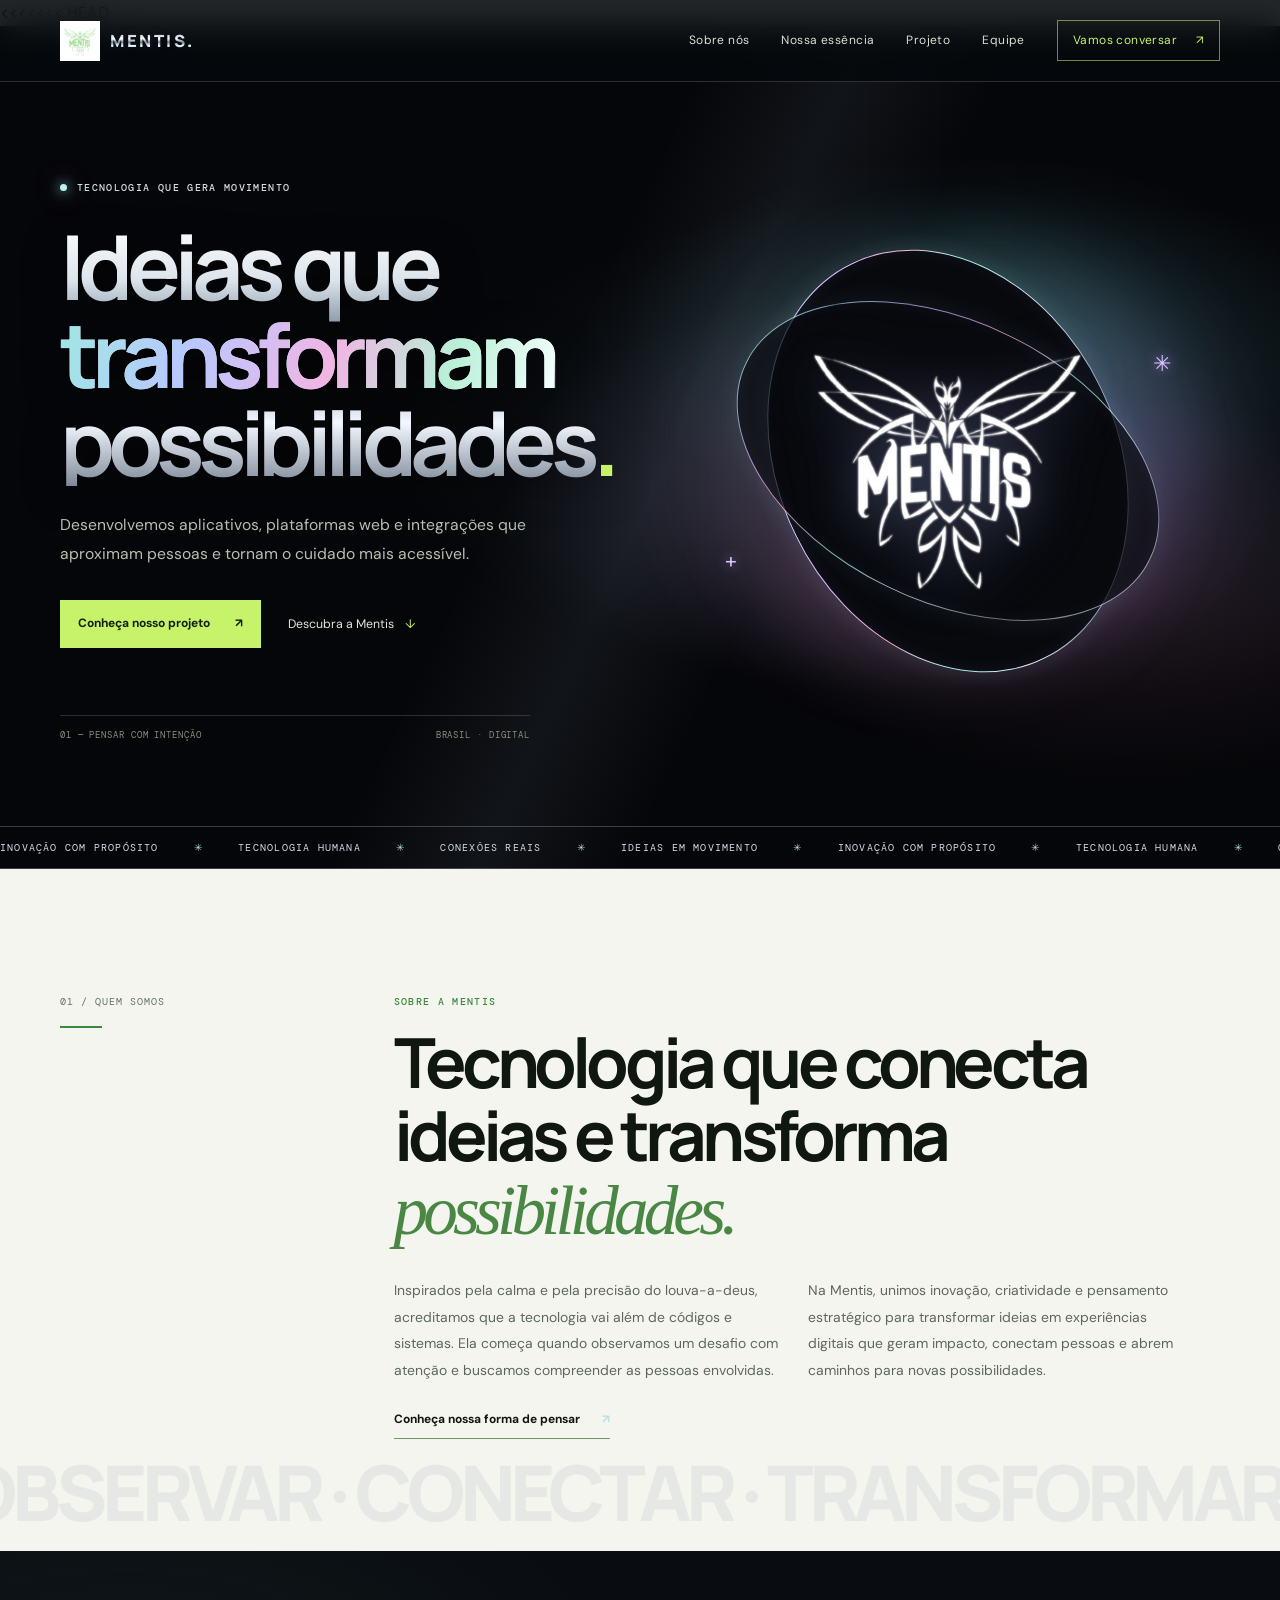
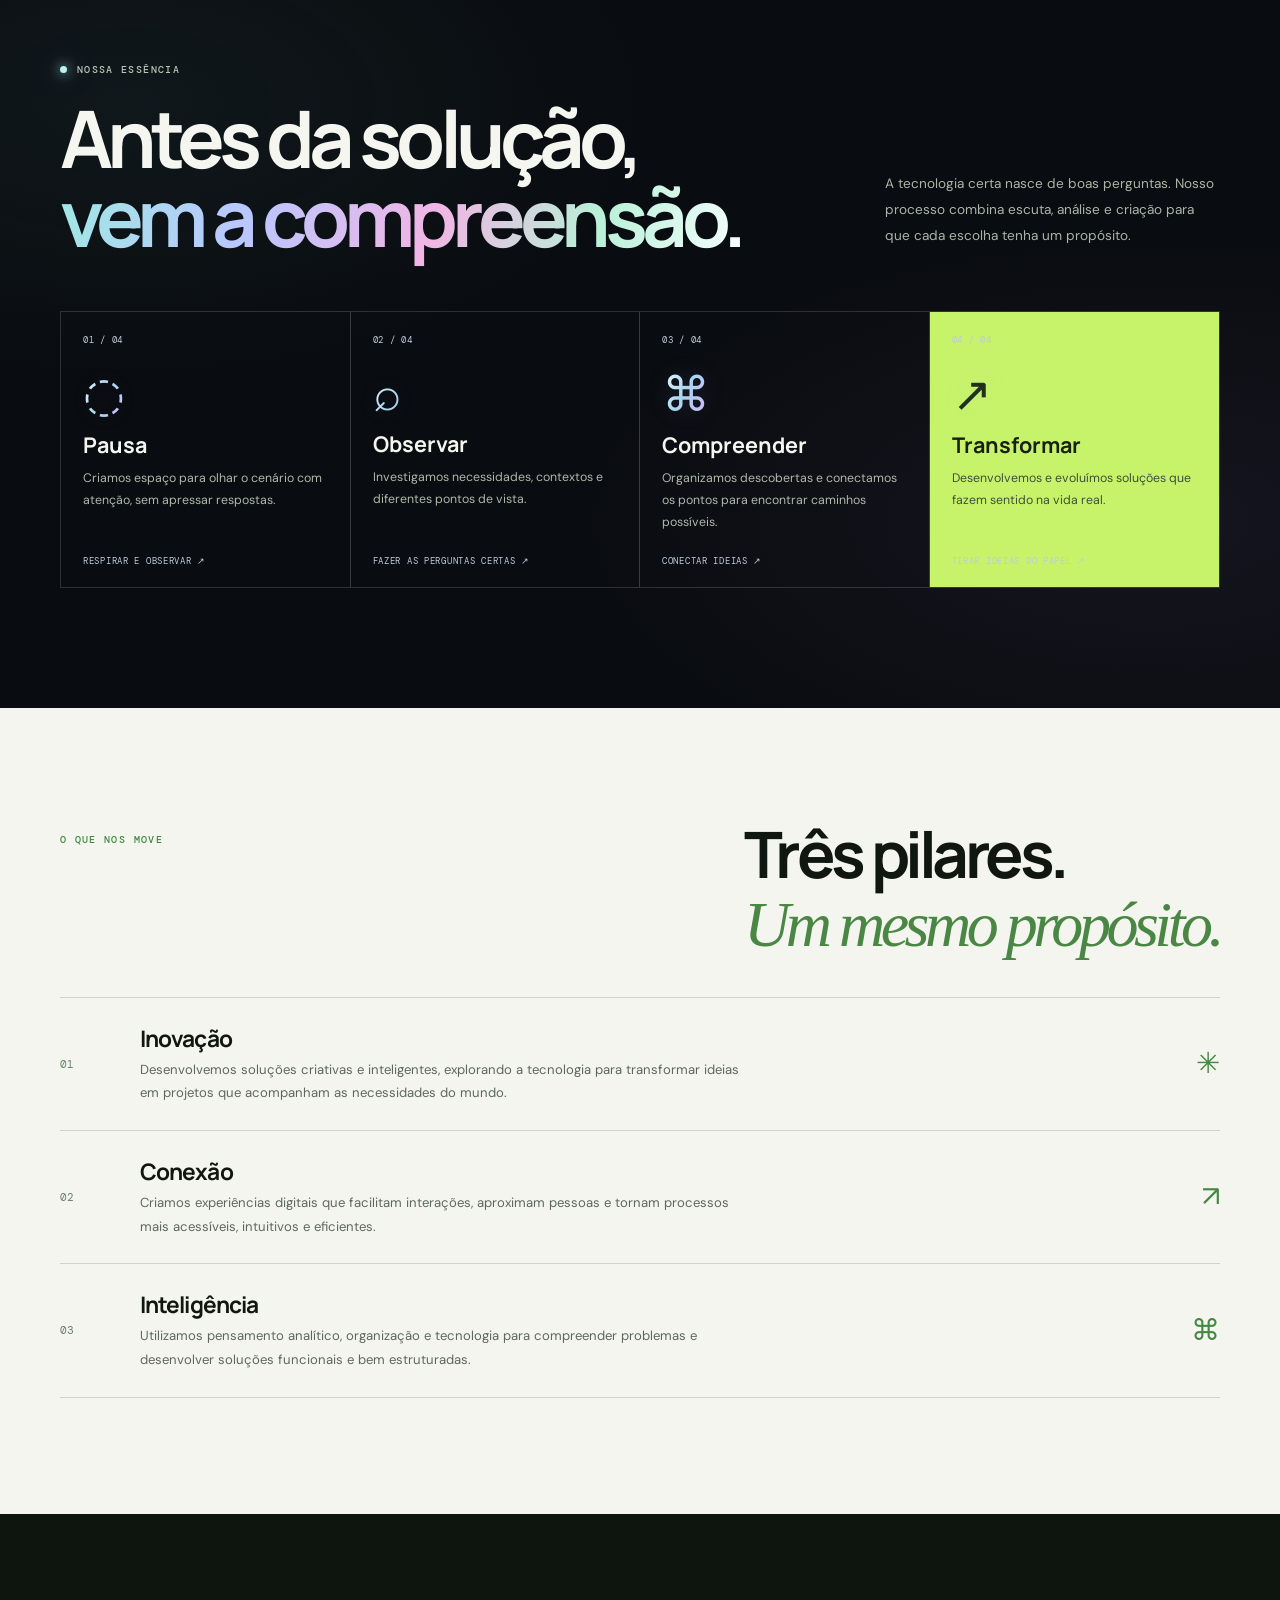
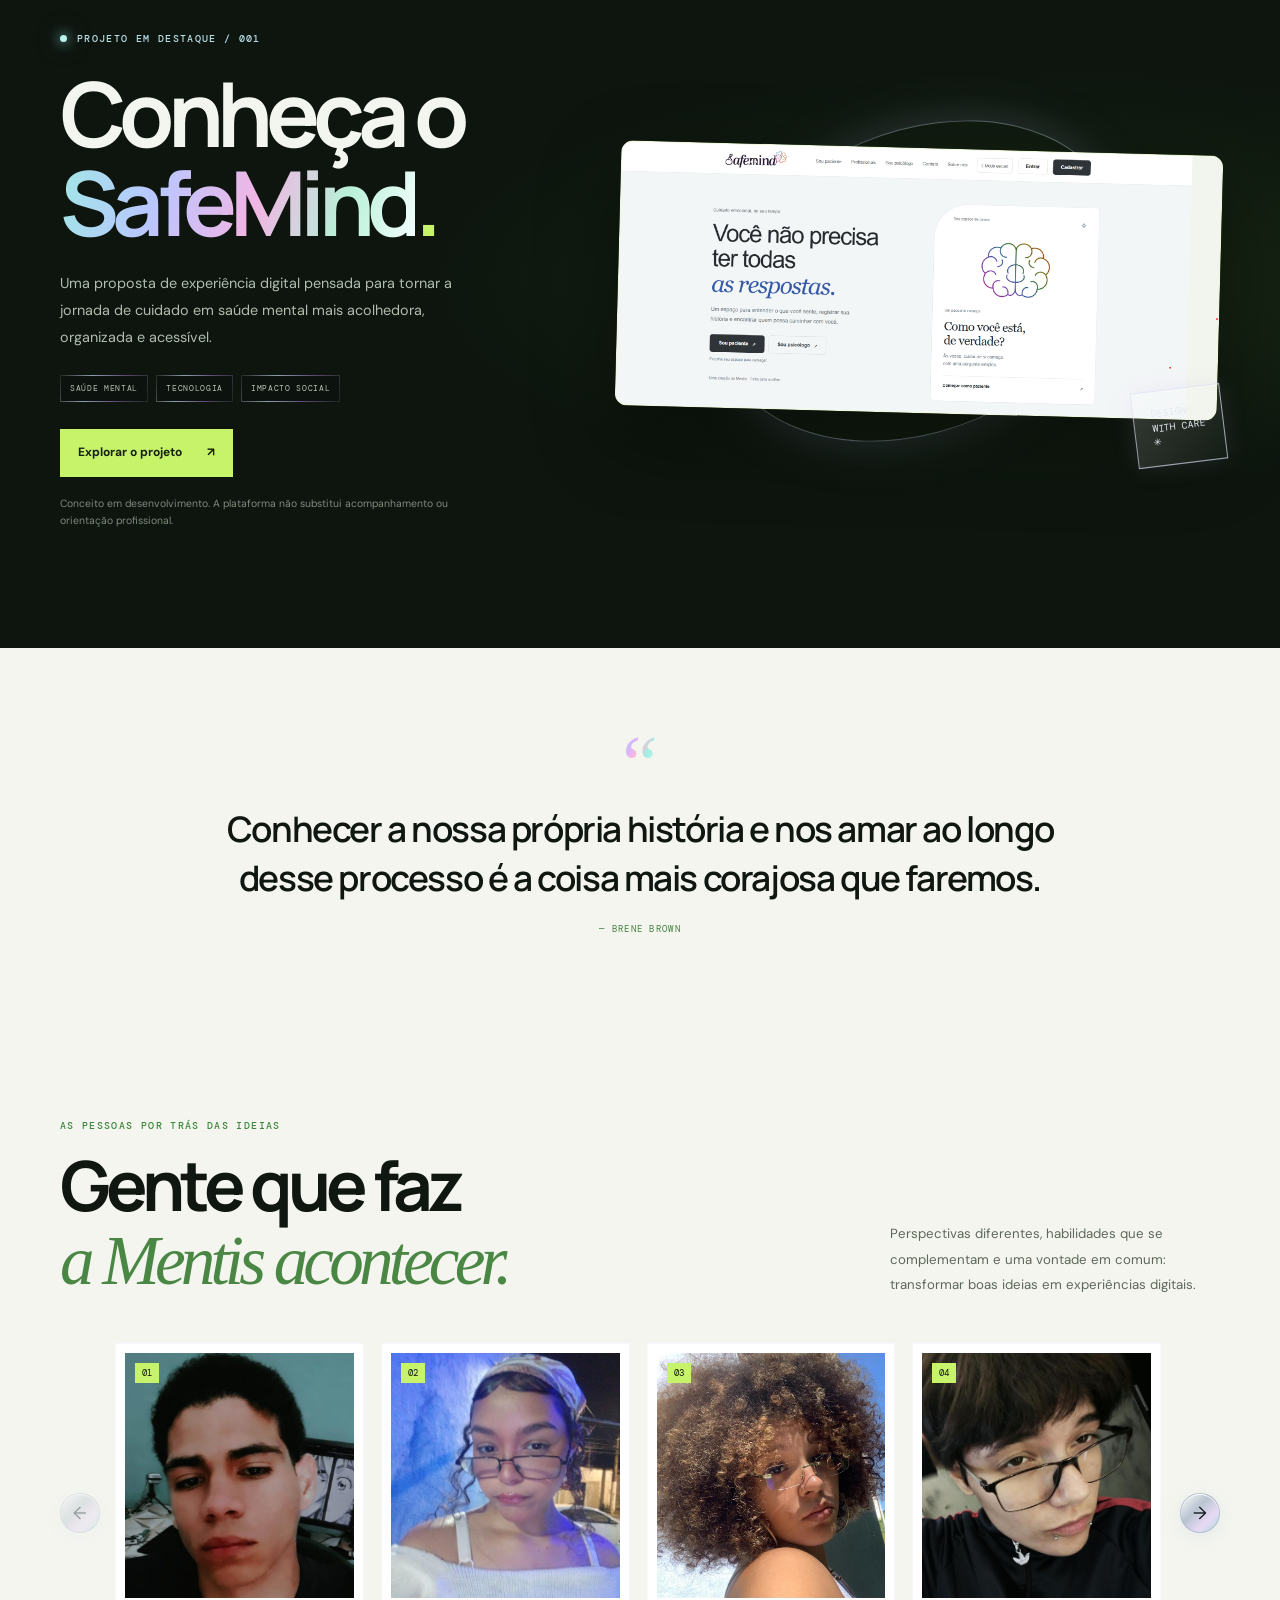
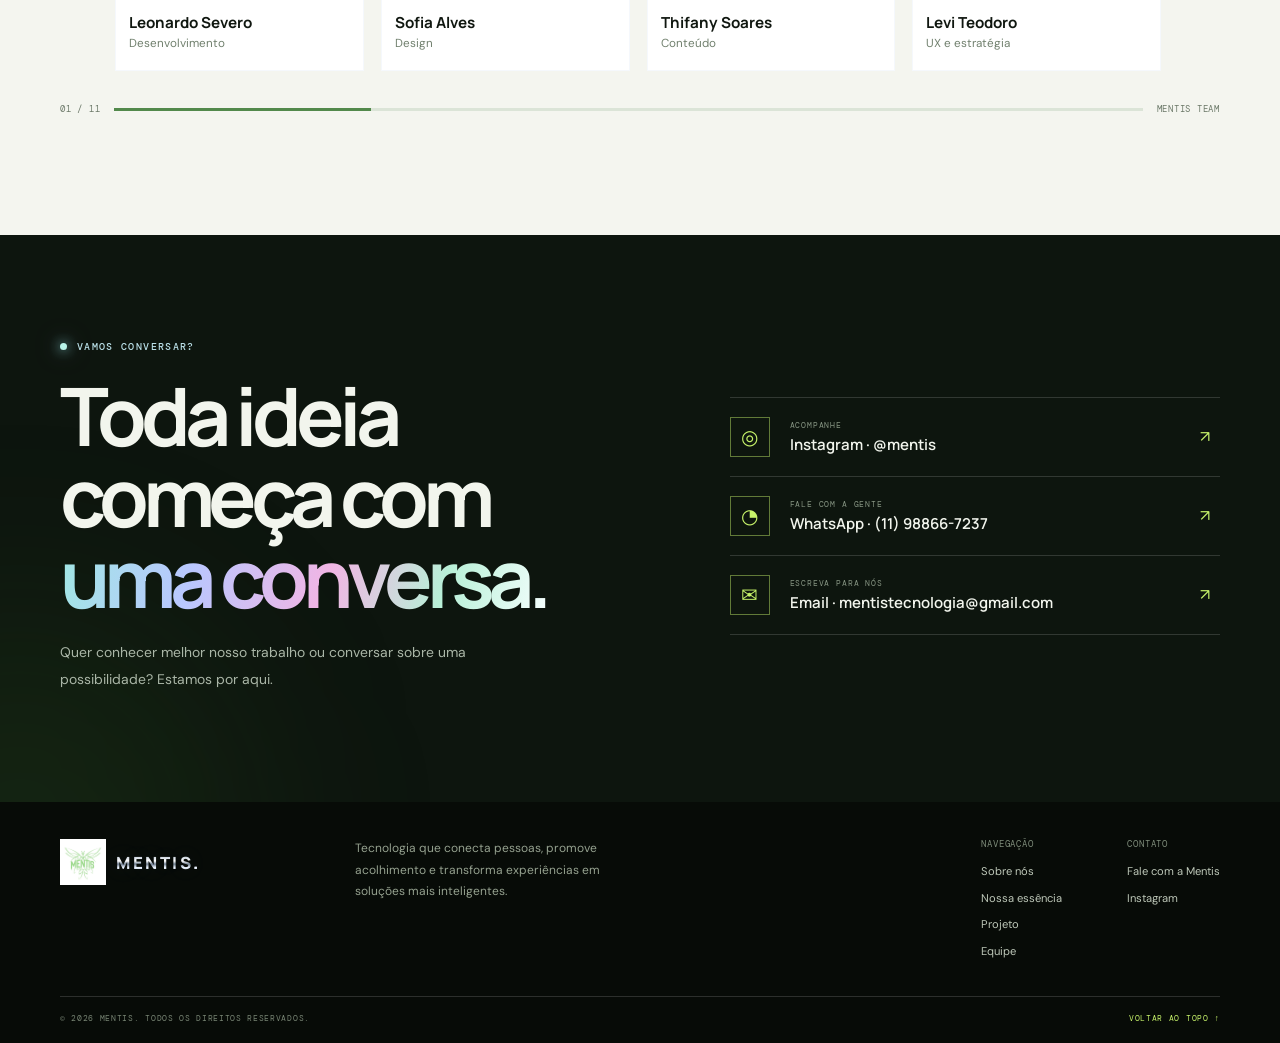
<file: index.html>
<!DOCTYPE html>
<html lang="pt-BR">
<head>
  <meta charset="UTF-8">
<<<<<<< HEAD
  <meta name="viewport" content="width=device-width, initial-scale=1">
  <meta name="theme-color" content="#101810">
  <meta name="description" content="Mentis — tecnologia que conecta pessoas, ideias e possibilidades.">
  <title>MENTIS — Ideias em movimento</title>
  <link rel="icon" href="image/image1.png" type="image/png">
  <link rel="preconnect" href="https://fonts.googleapis.com">
  <link rel="preconnect" href="https://fonts.gstatic.com" crossorigin>
  <link href="https://fonts.googleapis.com/css2?family=DM+Mono:wght@400;500&family=DM+Sans:wght@400;500;600;700&family=Manrope:wght@400;500;600;700;800&display=swap" rel="stylesheet">
  <link rel="stylesheet" href="CSS/style.css">
  <link rel="stylesheet" href="CSS/visual.css">
  <script src="JS/script.js" defer></script>
</head>
<body>
<a class="skip-link" href="#conteudo">Pular para o conteúdo</a>
<header class="header" id="inicio">
  <div class="wrap nav">
    <a class="brand" href="#inicio" aria-label="Mentis, início"><img src="image/image1.png" alt=""><span>MENTIS<span class="brand-dot">.</span></span></a>
    <button class="menu-toggle" type="button" aria-expanded="false" aria-controls="navigation" aria-label="Abrir menu"><i></i><i></i></button>
    <nav id="navigation" class="navigation" aria-label="Navegação principal">
      <a href="#sobre">Sobre nós</a><a href="#metodo">Nossa essência</a><a href="#projeto">Projeto</a><a href="#equipe">Equipe</a><a class="nav-contact" href="#contato">Vamos conversar <span>↗</span></a>
    </nav>
  </div>
</header>

<main id="conteudo">
  <section class="hero">
    <div class="hero-grain"></div>
    <div class="wrap hero-layout">
      <div class="hero-copy">
        <p class="eyebrow"><span class="live-dot"></span> TECNOLOGIA QUE GERA MOVIMENTO</p>
        <h1>Ideias que<br><em>transformam</em><br>possibilidades<span class="green-period">.</span></h1>
        <p class="hero-text">Desenvolvemos aplicativos, plataformas web e integrações que aproximam pessoas e tornam o cuidado mais acessível.</p>
        <div class="hero-actions"><a class="button button-green" href="#projeto">Conheça nosso projeto <span>↗</span></a><a class="quiet-link" href="#sobre">Descubra a Mentis <span>↓</span></a></div>
        <div class="hero-foot"><span>01 — PENSAR COM INTENÇÃO</span><span>BRASIL · DIGITAL</span></div>
      </div>
      <div class="hero-visual" aria-label="Símbolo da Mentis">
        <div class="visual-halo"></div><div class="ring ring-a"></div><div class="ring ring-b"></div>
        <img class="hero-logo" src="image/image2.png" alt="Símbolo da Mentis com um louva-a-deus">
        
        <span class="visual-cross cross-a">✳</span><span class="visual-cross cross-b">+</span>
      </div>
    </div>
    <div class="ticker"><div class="ticker-track">INOVAÇÃO COM PROPÓSITO <b>✳</b> TECNOLOGIA HUMANA <b>✳</b> CONEXÕES REAIS <b>✳</b> IDEIAS EM MOVIMENTO <b>✳</b> INOVAÇÃO COM PROPÓSITO <b>✳</b> TECNOLOGIA HUMANA <b>✳</b> CONEXÕES REAIS <b>✳</b></div></div>
  </section>

  <section class="about section-paper" id="sobre">
    <div class="wrap about-layout">
      <div class="side-label"><span>01 / QUEM SOMOS</span><i></i></div>
      <div class="about-content">
        <p class="eyebrow eyebrow-green">SOBRE A MENTIS</p>
        <h2>Tecnologia que conecta ideias e transforma <em>possibilidades.</em></h2>
        <div class="about-columns">
          <p>Inspirados pela calma e pela precisão do louva-a-deus, acreditamos que a tecnologia vai além de códigos e sistemas. Ela começa quando observamos um desafio com atenção e buscamos compreender as pessoas envolvidas.</p>
          <p>Na Mentis, unimos inovação, criatividade e pensamento estratégico para transformar ideias em experiências digitais que geram impacto, conectam pessoas e abrem caminhos para novas possibilidades.</p>
        </div>
        <a class="line-link" href="#metodo">Conheça nossa forma de pensar <span>↗</span></a>
      </div>
    </div>
    <div class="about-watermark" aria-hidden="true">OBSERVAR · CONECTAR · TRANSFORMAR</div>
  </section>

  <section class="method section-dark" id="metodo">
    <div class="wrap">
      <div class="section-head">
        <div><p class="eyebrow"><span class="live-dot"></span> NOSSA ESSÊNCIA</p><h2>Antes da solução,<br><em>vem a compreensão.</em></h2></div>
        <p>A tecnologia certa nasce de boas perguntas. Nosso processo combina escuta, análise e criação para que cada escolha tenha um propósito.</p>
      </div>
      <div class="method-grid">
        <article class="method-card"><span class="number">01 / 04</span><div class="method-symbol">◌</div><h3>Pausa</h3><p>Criamos espaço para olhar o cenário com atenção, sem apressar respostas.</p><small>RESPIRAR E OBSERVAR ↗</small></article>
        <article class="method-card"><span class="number">02 / 04</span><div class="method-symbol">⌕</div><h3>Observar</h3><p>Investigamos necessidades, contextos e diferentes pontos de vista.</p><small>FAZER AS PERGUNTAS CERTAS ↗</small></article>
        <article class="method-card"><span class="number">03 / 04</span><div class="method-symbol">⌘</div><h3>Compreender</h3><p>Organizamos descobertas e conectamos os pontos para encontrar caminhos possíveis.</p><small>CONECTAR IDEIAS ↗</small></article>
        <article class="method-card method-featured"><span class="number">04 / 04</span><div class="method-symbol">↗</div><h3>Transformar</h3><p>Desenvolvemos e evoluímos soluções que fazem sentido na vida real.</p><small>TIRAR IDEIAS DO PAPEL ↗</small></article>
      </div>
    </div>
  </section>

  <section class="pillars section-paper">
    <div class="wrap">
      <div class="pillars-top"><p class="eyebrow eyebrow-green">O QUE NOS MOVE</p><h2>Três pilares.<br><em>Um mesmo propósito.</em></h2></div>
      <div class="pillar-list">
        <article class="pillar"><span>01</span><div><h3>Inovação</h3><p>Desenvolvemos soluções criativas e inteligentes, explorando a tecnologia para transformar ideias em projetos que acompanham as necessidades do mundo.</p></div><b>✳</b></article>
        <article class="pillar"><span>02</span><div><h3>Conexão</h3><p>Criamos experiências digitais que facilitam interações, aproximam pessoas e tornam processos mais acessíveis, intuitivos e eficientes.</p></div><b>↗</b></article>
        <article class="pillar"><span>03</span><div><h3>Inteligência</h3><p>Utilizamos pensamento analítico, organização e tecnologia para compreender problemas e desenvolver soluções funcionais e bem estruturadas.</p></div><b>⌘</b></article>
      </div>
    </div>
  </section>

  <section class="featured-project" id="projeto">
    <div class="wrap project-layout">
      <div class="project-copy">
        <p class="eyebrow"><span class="live-dot"></span> PROJETO EM DESTAQUE / 001</p>
        <h2>Conheça o<br><em>SafeMind</em><span class="green-period">.</span></h2>
        <p>Uma proposta de experiência digital pensada para tornar a jornada de cuidado em saúde mental mais acolhedora, organizada e acessível.</p>
        <div class="tags"><span>SAÚDE MENTAL</span><span>TECNOLOGIA</span><span>IMPACTO SOCIAL</span></div>
        <a class="button button-green" href="https://lukecorsaty.github.io/safemind/boas-vindas.html" target="_blank" rel="noopener noreferrer">Explorar o projeto <span>↗</span></a>
        <small class="disclaimer">Conceito em desenvolvimento. A plataforma não substitui acompanhamento ou orientação profissional.</small>
      </div>
      
<div class="project-art" aria-label="Prévia da plataforma SafeMind">

  <div class="project-orbit"></div>

  <div class="project-preview">
    <img
      src="./image/SafeMind.png"
      alt="Página inicial da plataforma SafeMind"
      loading="lazy"
    >

    <div class="preview-overlay">
      <span>SAFEMIND</span>
      <span>EXPERIÊNCIA DIGITAL ↗</span>
    </div>
  </div>

  <span class="project-stamp">
    DESIGN<br>
    WITH CARE<br>
    ✳
  </span>

</div>

    </div>
  </section>

  <section class="quote section-paper"><div class="wrap quote-inner"><span>“</span><blockquote>Conhecer a nossa própria história e nos amar ao longo desse processo é a coisa mais corajosa que faremos.</blockquote><small>— BRENE BROWN</small></div></section>

  <section class="team section-paper" id="equipe">
    <div class="wrap">
      <div class="team-heading"><div><p class="eyebrow eyebrow-green">AS PESSOAS POR TRÁS DAS IDEIAS</p><h2>Gente que faz<br><em>a Mentis acontecer.</em></h2></div><p>Perspectivas diferentes, habilidades que se complementam e uma vontade em comum: transformar boas ideias em experiências digitais.</p></div>
      <div class="team-carousel"><button class="team-arrow team-prev" type="button" aria-label="Integrantes anteriores">←</button>
        <div class="team-track" id="team-track">
          <article class="team-card"><div class="team-photo"><img src="image/Leo.jpeg" alt="Leonardo Severo" loading="lazy"><span>01</span></div><h3>Leonardo Severo</h3><p>Desenvolvimento</p></article>
          <article class="team-card"><div class="team-photo"><img src="image/Sofia.jpg" alt="Sofia Alves" loading="lazy"><span>02</span></div><h3>Sofia Alves</h3><p>Design</p></article>
          <article class="team-card"><div class="team-photo"><img src="image/Thifany.jpeg" alt="Thifany Soares" loading="lazy"><span>03</span></div><h3>Thifany Soares</h3><p>Conteúdo</p></article>
          <article class="team-card"><div class="team-photo"><img src="image/Levi.jpeg" alt="Levi Teodoro" loading="lazy"><span>04</span></div><h3>Levi Teodoro</h3><p>UX e estratégia</p></article>
          <article class="team-card"><div class="team-photo"><img src="image/Luke.jpeg" alt="Luke Corsaty" loading="lazy"><span>05</span></div><h3>Luke Corsaty</h3><p>Desenvolvimento</p></article>
          <article class="team-card"><div class="team-photo"><img src="image/Esther.jpeg" alt="Esther Baestero" loading="lazy"><span>06</span></div><h3>Esther Baestero</h3><p>CEO</p></article>
          <article class="team-card"><div class="team-photo"><img src="image/Mariana.jpeg" alt="Mariana Ramos" loading="lazy"><span>07</span></div><h3>Mariana Ramos</h3><p>DBA</p></article>
          <article class="team-card"><div class="team-photo"><img src="image/Daniel.jpeg" alt="Daniel Oliveira" loading="lazy"><span>08</span></div><h3>Daniel Oliveira</h3><p>Desenvolvimento</p></article>
          <article class="team-card"><div class="team-photo"><img src="image/Nicollas.jpeg" alt="Nicollas Oliveira" loading="lazy"><span>09</span></div><h3>Nicollas Oliveira</h3><p>Desenvolvimento</p></article>
          <article class="team-card"><div class="team-photo"><img src="image/Davi.jpeg" alt="Davi Rocha" loading="lazy"><span>10</span></div><h3>Davi Rocha</h3><p>BDA</p></article>
          <article class="team-card"><div class="team-photo"><img src="image/Ana.jpeg" alt="Ana Júlia Martorano" loading="lazy"><span>11</span></div><h3>Ana Júlia Martorano</h3><p>Conteúdo</p></article>
        </div>
        <button class="team-arrow team-next" type="button" aria-label="Próximos integrantes">→</button>
      </div>
      <div class="team-progress"><span id="team-counter">01 / 11</span><div><i id="team-progress-fill"></i></div><small>MENTIS TEAM</small></div>
    </div>
  </section>

  <section class="contact" id="contato"><div class="wrap contact-layout">
    <div class="contact-copy"><p class="eyebrow"><span class="live-dot"></span> VAMOS CONVERSAR?</p><h2>Toda ideia<br>começa com<br><em>uma conversa.</em></h2><p>Quer conhecer melhor nosso trabalho ou conversar sobre uma possibilidade? Estamos por aqui.</p></div>
    <div class="contact-list">
      <a href="https://www.instagram.com/mentis/" target="_blank" rel="noopener noreferrer"><span class="contact-icon">◎</span><span><small>ACOMPANHE</small><strong>Instagram · @mentis</strong></span><b>↗</b></a>
      <a href="https://wa.me/5511988667237" target="_blank" rel="noopener noreferrer"><span class="contact-icon">◔</span><span><small>FALE COM A GENTE</small><strong>WhatsApp · (11) 98866-7237</strong></span><b>↗</b></a>
      <a href="mailto:mentistecnologia@gmail.com"><span class="contact-icon">✉</span><span><small>ESCREVA PARA NÓS</small><strong>Email · mentistecnologia@gmail.com</strong></span><b>↗</b></a>
    </div>
  </div></section>
</main>
<footer class="footer"><div class="wrap footer-main"><a class="brand footer-brand" href="#inicio"><img src="image/image1.png" alt=""><span>MENTIS<span class="brand-dot">.</span></span></a><p>Tecnologia que conecta pessoas, promove acolhimento e transforma experiências em soluções mais inteligentes.</p><div class="footer-links"><div><small>NAVEGAÇÃO</small><a href="#sobre">Sobre nós</a><a href="#metodo">Nossa essência</a><a href="#projeto">Projeto</a><a href="#equipe">Equipe</a></div><div><small>CONTATO</small><a href="#contato">Fale com a Mentis</a><a href="https://www.instagram.com/mentis/">Instagram</a></div></div></div><div class="wrap footer-bottom"><span>© <span id="year"></span> MENTIS. TODOS OS DIREITOS RESERVADOS.</span><a href="#inicio">VOLTAR AO TOPO ↑</a></div></footer>
</body>
</html>
</file>
<file: CSS/style.css>
:root {
    --ink: #101710;
    --deep: #0c120d;
    --paper: #f4f5ef;
    --green: #3f873e;
    --lime: #c7f36a;
    --line: rgba(255,255,255,.15);
    --darkline: rgba(16,30,17,.16);
    --sans: 'DM Sans',sans-serif;
    --display: 'Manrope',sans-serif;
    --mono: 'DM Mono',monospace;
    --max: 1160px;
}

* {
    box-sizing: border-box;
    margin: 0;
    padding: 0;
}

html {
    scroll-behavior: smooth;
    scroll-padding-top: 84px;
}

body {
    font-family: var(--sans);
    color: var(--ink);
    line-height: 1.65;
    overflow-x: hidden;
}

a {
    color: inherit;
    text-decoration: none;
}

img {
    display: block;
    max-width: 100%;
}

button {
    font: inherit;
}

.wrap {
    width: min(var(--max),calc(100% - 52px));
    margin: auto;
}

.section-paper {
    background: var(--paper);
}

.section-dark {
    background: var(--deep);
    color: #f4f6ef;
}

.skip-link {
    position: absolute;
    left: 15px;
    top: -60px;
    padding: 10px;
    background: var(--lime);
    z-index: 2000;
}

.skip-link:focus {
    top: 10px;
}

.header {
    height: 82px;
    position: fixed;
    z-index: 1000;
    inset: 0 0 auto;
    background: rgba(12,18,13,.91);
    backdrop-filter: blur(16px);
    border-bottom: 1px solid rgba(255,255,255,.1);
    color: #f6f7f1;
}

.nav {
    height: 100%;
    display: flex;
    align-items: center;
    justify-content: space-between;
}

.brand {
    display: inline-flex;
    align-items: center;
    gap: 10px;
    font: 800 1.05rem var(--display);
    letter-spacing: .15em;
}

.brand img {
    width: 40px;
    height: 42px;
    object-fit: contain;
}

.brand-dot {
    color: var(--lime);
}

.navigation {
    display: flex;
    align-items: center;
    gap: 32px;
    font-size: .75rem;
    letter-spacing: .035em;
    color: #d9dfd6;
}

.navigation>a:not(.nav-contact):hover {
    color: var(--lime);
}

.nav-contact {
    padding: 10px 15px;
    border: 1px solid rgba(199,243,106,.55);
    color: var(--lime);
}

.nav-contact span {
    margin-left: 15px;
}

.menu-toggle {
    display: none;
}

.hero {
    position: relative;
    overflow: hidden;
    background: #0d150e;
    color: #f4f6ef;
    padding: 155px 0 0;
    min-height: 700px;
}

.hero:after {
    content: "";
    position: absolute;
    inset: 0;
    pointer-events: none;
    background: radial-gradient(ellipse at 75% 47%,rgba(84,142,51,.2),transparent 38%),linear-gradient(110deg,transparent 60%,rgba(255,255,255,.025));
}

.hero-grain {
    position: absolute;
    inset: 0;
    opacity: .16;
    background-image: linear-gradient(rgba(255,255,255,.045) 1px,transparent 1px),linear-gradient(90deg,rgba(255,255,255,.045) 1px,transparent 1px);
    background-size: 72px 72px;
    mask-image: linear-gradient(to bottom,#000,transparent 90%);
}

.hero-layout {
    position: relative;
    z-index: 1;
    display: grid;
    grid-template-columns: 1.03fr .97fr;
    gap: 38px;
    align-items: center;
    padding-bottom: 85px;
}

.eyebrow {
    font: 500 .65rem var(--mono);
    letter-spacing: .13em;
    display: flex;
    align-items: center;
    gap: 10px;
    color: #b9c5b7;
}

.live-dot {
    width: 7px;
    height: 7px;
    border-radius: 50%;
    background: var(--lime);
    box-shadow: 0 0 13px #c7f36a;
}

.hero h1 {
    font: 700 clamp(3.7rem,7vw,6.6rem)/.98 var(--display);
    letter-spacing: -.075em;
    margin: 28px 0 24px;
}

.hero h1 em,.section-head h2 em,.project-copy h2 em,.contact-copy h2 em {
    font-style: normal;
    color: var(--lime);
}

.green-period {
    color: var(--lime);
}

.hero-text {
    max-width: 470px;
    color: #b5c0b2;
    font-size: .98rem;
    line-height: 1.85;
}

.hero-actions {
    display: flex;
    align-items: center;
    gap: 27px;
    flex-wrap: wrap;
    margin-top: 32px;
}

.button {
    display: inline-flex;
    align-items: center;
    gap: 25px;
    padding: 14px 18px;
    font-size: .75rem;
    font-weight: 700;
    transition: transform .2s,background .2s;
}

.button:hover {
    transform: translateY(-3px);
}

.button-green {
    background: var(--lime);
    color: #15200f;
}

.button-green:hover {
    background: #dcff9a;
}

.quiet-link {
    font-size: .77rem;
    color: #e0e6dc;
}

.quiet-link span {
    color: var(--lime);
    margin-left: 8px;
}

.hero-foot {
    max-width: 470px;
    display: flex;
    justify-content: space-between;
    gap: 20px;
    border-top: 1px solid var(--line);
    margin-top: 67px;
    padding-top: 13px;
    color: #849181;
    font: .56rem var(--mono);
    letter-spacing: .1em;
}

.hero-visual {
    height: 455px;
    position: relative;
    display: grid;
    place-items: center;
}

.visual-halo {
    position: absolute;
    width: 280px;
    height: 280px;
    border-radius: 50%;
    background: rgba(145,202,80,.22);
    filter: blur(80px);
}

.ring {
    position: absolute;
    border: 1px solid rgba(199,243,106,.28);
    border-radius: 50%;
    transform: rotate(-26deg);
}

.ring-a {
    width: 340px;
    height: 440px;
}

.ring-b {
    width: 450px;
    height: 280px;
    transform: rotate(26deg);
    border-color: rgba(255,255,255,.17);
}

.hero-logo {
    width: min(74%,340px);
    height: 340px;
    object-fit: contain;
    filter: drop-shadow(0 12px 35px rgba(0,0,0,.35));
    animation: levitate 7s ease-in-out infinite;
}

.visual-note {
    position: absolute;
    color: #aab7a4;
    font: .56rem/1.8 var(--mono);
    letter-spacing: .09em;
}

.note-top {
    top: 30px;
    left: 0;
}

.note-bottom {
    right: 0;
    bottom: 24px;
}

.note-bottom b {
    color: var(--lime);
    padding: 0 7px;
}

.visual-cross {
    position: absolute;
    color: var(--lime);
    font-size: 1.35rem;
}

.cross-a {
    right: 9%;
    top: 25%;
}

.cross-b {
    left: 9%;
    bottom: 24%;
}

.ticker {
    overflow: hidden;
    border-top: 1px solid var(--line);
    border-bottom: 1px solid var(--line);
    padding: 14px 0;
    color: #c4cec0;
    white-space: nowrap;
    font: .63rem var(--mono);
    letter-spacing: .12em;
}

.ticker-track {
    width: max-content;
    animation: marquee 34s linear infinite;
}

.ticker b {
    color: var(--lime);
    padding: 0 28px;
    font-weight: 400;
}

.about {
    padding: 126px 0 112px;
    position: relative;
    overflow: hidden;
}

.about-layout {
    display: grid;
    grid-template-columns: .5fr 1.5fr;
    gap: 58px;
    position: relative;
    z-index: 1;
}

.side-label {
    font: .62rem var(--mono);
    letter-spacing: .1em;
    color: #637361;
}

.side-label i {
    display: block;
    width: 42px;
    height: 2px;
    background: var(--green);
    margin-top: 18px;
}

.eyebrow-green {
    color: var(--green);
}

.about h2,.pillars h2,.team h2 {
    font: 700 clamp(2.7rem,5.4vw,5rem)/1.06 var(--display);
    letter-spacing: -.07em;
    max-width: 830px;
    margin: 17px 0 30px;
}

.about h2 em,.pillars h2 em,.team h2 em {
    font-family: Georgia,serif;
    font-weight: 400;
    color: #4a8745;
}

.about-columns {
    display: grid;
    grid-template-columns: 1fr 1fr;
    gap: 28px;
    max-width: 800px;
}

.about-columns p {
    font-size: .87rem;
    color: #5d685b;
    line-height: 1.9;
}

.line-link {
    display: inline-flex;
    gap: 22px;
    align-items: center;
    margin-top: 27px;
    padding-bottom: 8px;
    border-bottom: 1px solid #71966a;
    font-size: .75rem;
    font-weight: 700;
}

.line-link span {
    color: var(--green);
}

.about-watermark {
    position: absolute;
    right: -5px;
    bottom: 7px;
    color: rgba(42,89,39,.055);
    font: 800 clamp(2.2rem,6vw,6rem) var(--display);
    letter-spacing: -.07em;
    white-space: nowrap;
}

.method {
    padding: 112px 0 120px;
}

.section-head {
    display: flex;
    justify-content: space-between;
    align-items: end;
    gap: 45px;
    margin-bottom: 54px;
}

.section-head h2,.project-copy h2,.contact-copy h2 {
    font: 700 clamp(3rem,6.2vw,5.8rem)/1 var(--display);
    letter-spacing: -.075em;
    margin: 22px 0 0;
}

.section-head>p {
    max-width: 335px;
    color: #aab5a7;
    font-size: .85rem;
    line-height: 1.9;
    margin-bottom: 8px;
}

.method-grid {
    display: grid;
    grid-template-columns: repeat(4,1fr);
    border: 1px solid var(--line);
}

.method-card {
    min-height: 275px;
    padding: 22px 22px 20px;
    border-right: 1px solid var(--line);
    display: flex;
    flex-direction: column;
    transition: background .25s;
}

.method-card:last-child {
    border-right: 0;
}

.method-card:hover {
    background: #162117;
}

.method-card .number,.method-card small {
    font: .56rem var(--mono);
    letter-spacing: .08em;
    color: #899787;
}

.method-symbol {
    font: 3rem Georgia,serif;
    color: var(--lime);
    margin: 20px 0 8px;
}

.method-card h3 {
    font: 700 1.35rem var(--display);
    margin-bottom: 8px;
}

.method-card p {
    font-size: .77rem;
    line-height: 1.8;
    color: #aeb9aa;
}

.method-card small {
    margin-top: auto;
    padding-top: 22px;
}

.method-featured {
    background: var(--lime);
    color: #172013;
}

.method-featured:hover {
    background: #d8ff8d;
}

.method-featured .number,.method-featured small {
    color: #43533b;
}

.method-featured .method-symbol {
    color: #20301a;
}

.method-featured p {
    color: #40503a;
}

.pillars {
    padding: 112px 0 116px;
}

.pillars-top {
    display: flex;
    align-items: start;
    justify-content: space-between;
    gap: 25px;
    margin-bottom: 38px;
}

.pillars-top .eyebrow {
    margin-top: 13px;
}

.pillars h2 {
    margin: 0;
    font-size: clamp(2.8rem,5vw,4.6rem);
}

.pillar-list {
    border-top: 1px solid var(--darkline);
}

.pillar {
    display: grid;
    grid-template-columns: 55px 1fr 55px;
    gap: 25px;
    align-items: center;
    padding: 25px 0;
    border-bottom: 1px solid var(--darkline);
    transition: padding .2s;
}

.pillar:hover {
    padding-inline: 10px;
}

.pillar>span {
    font: .67rem var(--mono);
    color: #668365;
}

.pillar h3 {
    font: 700 1.42rem var(--display);
    letter-spacing: -.04em;
    margin-bottom: 4px;
}

.pillar p {
    max-width: 620px;
    color: #5d685b;
    font-size: .82rem;
    line-height: 1.8;
}

.pillar>b {
    justify-self: end;
    color: #478744;
    font-size: 1.8rem;
    font-weight: 400;
}

.featured-project {
    background: #0d150e;
    color: #f3f6ef;
    padding: 118px 0;
    position: relative;
    overflow: hidden;
}

.featured-project:before {
    content: "";
    position: absolute;
    inset: 0;
    background: radial-gradient(ellipse at 80% 50%,rgba(76,127,48,.19),transparent 42%);
}

.project-layout {
    position: relative;
    display: grid;
    grid-template-columns: .9fr 1.1fr;
    gap: 65px;
    align-items: center;
}

.project-copy h2 {
    font-size: clamp(3.6rem,7vw,6.5rem);
    margin: 23px 0;
}

.project-copy>p:not(.eyebrow) {
    max-width: 440px;
    color: #b1bcae;
    font-size: .9rem;
    line-height: 1.9;
}

.tags {
    display: flex;
    flex-wrap: wrap;
    gap: 8px;
    margin: 23px 0 27px;
}

.tags span {
    border: 1px solid var(--line);
    padding: 7px 9px;
    color: #b6c1b2;
    font: .53rem var(--mono);
    letter-spacing: .08em;
}

.disclaimer {
    display: block;
    color: #7e8a7c;
    font-size: .65rem;
    line-height: 1.7;
    max-width: 390px;
    margin-top: 18px;
}


/* PRÉVIA REAL DO SAFEMIND */

.project-art {
    position: relative;
    min-height: 410px;
    display: flex;
    align-items: center;
    justify-content: center;
}

.project-orbit {
    position: absolute;
    width: 420px;
    height: 300px;
    border: 1px solid rgba(199,243,106,.18);
    border-radius: 50%;
    transform: rotate(-23deg);
}

.project-preview {
    position: relative;
    z-index: 1;
    width: 100%;
    overflow: hidden;
    border-radius: 12px;
    background: #f2f5ed;
    border: 1px solid rgba(199,243,106,.15);
    box-shadow: 0 28px 80px rgba(0,0,0,.42);
    transform: rotate(1.5deg);
    transition: transform .4s ease, box-shadow .4s ease;
}

.project-preview:hover {
    transform: rotate(0deg) translateY(-5px);
    box-shadow: 0 35px 85px rgba(0,0,0,.5);
}

.project-preview img {
    display: block;
    width: 100%;
    height: auto;
    object-fit: contain;
}

.preview-overlay {
    position: absolute;
    inset: auto 0 0;
    display: flex;
    justify-content: space-between;
    align-items: center;
    padding: 22px 18px 14px;
    color: white;
    font: .52rem var(--mono);
    letter-spacing: .1em;
    background: linear-gradient(transparent,rgba(0,0,0,.7));
    opacity: 0;
    transition: opacity .3s ease;
}

.project-preview:hover .preview-overlay {
    opacity: 1;
}


.app-content>small {
    font: .5rem var(--mono);
    letter-spacing: .1em;
    color: #69805f;
}

.app-content h3 {
    font: 700 clamp(2rem,4vw,3rem)/1.05 var(--display);
    letter-spacing: -.07em;
    margin: 11px 0;
}

.app-content p {
    font-size: .72rem;
    color: #687464;
}

.project-stamp {
    position: absolute;
    right: -4px;
    bottom: 22px;
    background: var(--lime);
    color: #1b2916;
    padding: 15px 17px;
    font: .61rem/1.5 var(--mono);
    transform: rotate(-7deg);
    z-index: 2;
}

.quote {
    padding: 76px 0;
    text-align: center;
}

.quote-inner {
    max-width: 830px;
}

.quote-inner>span {
    font: 5rem/1 Georgia,serif;
    color: #6e9c60;
}

.quote blockquote {
    font: 600 clamp(1.3rem,3vw,2.2rem)/1.4 var(--display);
    letter-spacing: -.04em;
}

.quote small {
    display: block;
    margin-top: 20px;
    color: #43813d;
    font: .59rem var(--mono);
    letter-spacing: .14em;
}

.team {
    padding: 108px 0 120px;
}

.team-heading {
    display: flex;
    justify-content: space-between;
    align-items: end;
    gap: 30px;
    margin-bottom: 38px;
}

.team h2 {
    margin: 16px 0 0;
}

.team-heading>p {
    max-width: 330px;
    color: #5d685b;
    font-size: .83rem;
    line-height: 1.9;
}

.team-carousel {
    display: flex;
    align-items: center;
    gap: 15px;
}

.team-track {
    display: flex;
    flex: 1;
    gap: 17px;
    min-width: 0;
    overflow-x: auto;
    scroll-snap-type: x mandatory;
    scroll-behavior: smooth;
    scrollbar-width: none;
    padding: 8px 2px 20px;
}

.team-track::-webkit-scrollbar {
    display: none;
}

.team-card {
    flex: 0 0 calc((100% - 51px)/4);
    min-width: 0;
    scroll-snap-align: start;
    background: #fff;
    border: 1px solid #dfe6d9;
    padding: 9px 9px 17px;
    transition: transform .25s,border-color .25s;
}

.team-card:hover {
    transform: translateY(-5px);
    border-color: #75a96b;
}

.team-photo {
    height: 245px;
    background: #e0e8dc;
    position: relative;
    overflow: hidden;
}

.team-photo img {
    width: 100%;
    height: 100%;
    object-fit: cover;
    object-position: center;
    transition: transform .45s;
}

.team-card:hover .team-photo img {
    transform: scale(1.045);
}

.team-photo span {
    position: absolute;
    top: 10px;
    left: 10px;
    background: var(--lime);
    padding: 4px 7px;
    font: .58rem var(--mono);
}

.team-card h3 {
    font: 700 .95rem var(--display);
    margin: 14px 4px 1px;
}

.team-card>p {
    font-size: .73rem;
    color: #71806e;
    margin: 0 4px;
}

.team-arrow {
    flex: 0 0 40px;
    width: 40px;
    height: 40px;
    border: 1px solid #9eb49a;
    background: transparent;
    color: #315e30;
    border-radius: 50%;
    cursor: pointer;
    font-size: 1.1rem;
    transition: .2s;
}

.team-arrow:hover:not(:disabled) {
    background: var(--lime);
    border-color: var(--lime);
}

.team-arrow:disabled {
    opacity: .35;
    cursor: default;
}

.team-progress {
    display: flex;
    align-items: center;
    gap: 14px;
    margin-top: 12px;
    color: #6b7868;
    font: .59rem var(--mono);
    letter-spacing: .08em;
}

.team-progress>div {
    height: 3px;
    background: #dbe4d7;
    flex: 1;
    overflow: hidden;
}

.team-progress i {
    display: block;
    width: 9%;
    height: 100%;
    background: #52894b;
    transition: width .25s;
}

.team-progress small {
    font: inherit;
}

.contact {
    background: #0d150e;
    color: #f2f5ed;
    padding: 105px 0 110px;
    position: relative;
    overflow: hidden;
}

.contact:before {
    content: "";
    position: absolute;
    width: 440px;
    height: 440px;
    border-radius: 50%;
    background: rgba(61,119,45,.15);
    filter: blur(100px);
    left: -200px;
    bottom: -250px;
}

.contact-layout {
    position: relative;
    display: grid;
    grid-template-columns: 1.1fr .9fr;
    gap: 70px;
    align-items: center;
}

.contact-copy h2 {
    font-size: clamp(3.2rem,6.3vw,6rem);
    margin: 22px 0;
}

.contact-copy>p:last-child {
    max-width: 420px;
    color: #aab6a7;
    font-size: .87rem;
    line-height: 1.9;
}

.contact-list {
    border-top: 1px solid var(--line);
}

.contact-list>a {
    display: grid;
    grid-template-columns: 45px 1fr 20px;
    gap: 15px;
    align-items: center;
    padding: 19px 0;
    border-bottom: 1px solid var(--line);
    transition: padding .2s;
}

.contact-list>a:hover {
    padding-inline: 8px;
}

.contact-icon {
    width: 40px;
    height: 40px;
    border: 1px solid rgba(199,243,106,.45);
    display: grid;
    place-items: center;
    color: var(--lime);
    font-size: 1.25rem;
}

.contact-list small,.contact-list strong {
    display: block;
}

.contact-list small {
    font: .52rem var(--mono);
    letter-spacing: .1em;
    color: #879583;
}

.contact-list strong {
    font: 600 .94rem var(--display);
    margin-top: 3px;
}

.contact-list b {
    color: var(--lime);
    font-weight: 400;
}

.footer {
    background: #070b07;
    color: #eef3e9;
    padding: 36px 0 19px;
}

.footer-main {
    display: grid;
    grid-template-columns: .7fr 1fr 1.3fr;
    gap: 45px;
    align-items: start;
    padding-bottom: 36px;
}

.footer-brand {
    align-self: start;
}

.footer-brand img {
    width: 46px;
    height: 48px;
}

.footer-main>p {
    max-width: 270px;
    color: #95a18f;
    font-size: .75rem;
    line-height: 1.8;
}

.footer-links {
    display: flex;
    justify-content: flex-end;
    gap: 65px;
}

.footer-links div {
    display: flex;
    flex-direction: column;
    gap: 8px;
    font-size: .7rem;
    color: #bdc7b8;
}

.footer-links small {
    font: .55rem var(--mono);
    letter-spacing: .1em;
    color: #7f8d7b;
    margin-bottom: 4px;
}

.footer-links a:hover,.footer-bottom a:hover {
    color: var(--lime);
}

.footer-bottom {
    border-top: 1px solid var(--line);
    padding-top: 16px;
    display: flex;
    justify-content: space-between;
    gap: 20px;
    color: #788574;
    font: .53rem var(--mono);
    letter-spacing: .08em;
}

.footer-bottom a {
    color: var(--lime);
}

@keyframes levitate {
    0%,100% {
        transform: translateY(0);
    }
    50% {
        transform: translateY(-11px);
    }
}

@keyframes marquee {
    to {
        transform: translateX(-50%);
    }
}

@media(prefers-reduced-motion:reduce) {
    *,*::before,*::after {
        scroll-behavior: auto!important;
        animation: none!important;
        transition: none!important;
    }
}

@media(max-width:900px) {
    .navigation {
        gap: 17px;
        font-size: .67rem;
    }
    .hero-layout {
        grid-template-columns: 1fr 1fr;
        gap: 12px;
    }
    .hero h1 {
        font-size: clamp(3.3rem,7vw,5.4rem);
    }
    .hero-visual {
        height: 390px;
    }
    .ring-a {
        width: 290px;
        height: 380px;
    }
    .ring-b {
        width: 370px;
        height: 250px;
    }
    .method-grid {
        grid-template-columns: repeat(2,1fr);
    }
    .method-card:nth-child(2) {
        border-right: 0;
    }
    .method-card:nth-child(-n+2) {
        border-bottom: 1px solid var(--line);
    }
    .project-layout {
        gap: 32px;
    }
    .team-photo {
        height: 210px;
    }
    .contact-layout {
        gap: 35px;
    }
}

@media(max-width:680px) {
    .wrap {
        width: calc(100% - 36px);
    }
    .header {
        height: 70px;
    }
    .brand img {
        width: 35px;
        height: 38px;
    }
    .menu-toggle {
        display: flex;
        flex-direction: column;
        gap: 6px;
        border: 0;
        background: none;
        padding: 9px;
    }
    .menu-toggle i {
        display: block;
        width: 23px;
        height: 2px;
        background: var(--lime);
        transition: .2s;
    }
    .menu-toggle[aria-expanded=true] i:first-child {
        transform: translateY(4px) rotate(45deg);
    }
    .menu-toggle[aria-expanded=true] i:last-child {
        transform: translateY(-4px) rotate(-45deg);
    }
    .navigation {
        display: none;
        position: absolute;
        top: 70px;
        left: 0;
        right: 0;
        background: #0d150e;
        border-bottom: 1px solid var(--line);
        padding: 12px 20px 22px;
        flex-direction: column;
        align-items: stretch;
        gap: 0;
    }
    .navigation.open {
        display: flex;
    }
    .navigation>a {
        padding: 14px 3px;
        border-bottom: 1px solid var(--line);
    }
    .navigation .nav-contact {
        margin-top: 12px;
        text-align: center;
        border: 1px solid rgba(199,243,106,.5);
    }
    .hero {
        padding-top: 120px;
        min-height: 0;
    }
    .hero-layout {
        grid-template-columns: 1fr;
        padding-bottom: 58px;
    }
    .hero h1 {
        font-size: clamp(3.7rem,15vw,5.5rem);
        margin: 23px 0;
    }
    .hero-text {
        font-size: .9rem;
    }
    .hero-foot {
        margin-top: 42px;
        font-size: .49rem;
    }
    .hero-visual {
        height: 320px;
        margin-top: 8px;
    }
    .hero-logo {
        width: 240px;
        height: 240px;
    }
    .ring-a {
        width: 250px;
        height: 300px;
    }
    .ring-b {
        width: 315px;
        height: 205px;
    }
    .visual-halo {
        width: 200px;
        height: 200px;
    }
    .note-top {
        left: 3%;
        top: 4px;
    }
    .note-bottom {
        right: 2%;
        bottom: 8px;
        font-size: .48rem;
    }
    .ticker {
        font-size: .55rem;
    }
    .about,.pillars,.team {
        padding: 76px 0;
    }
    .about-layout {
        grid-template-columns: 1fr;
        gap: 25px;
    }
    .side-label {
        display: flex;
        align-items: center;
        gap: 15px;
    }
    .side-label i {
        margin: 0;
    }
    .about h2,.pillars h2,.team h2 {
        font-size: clamp(2.55rem,10.5vw,3.8rem);
    }
    .about-columns {
        grid-template-columns: 1fr;
        gap: 14px;
    }
    .about-watermark {
        font-size: 2rem;
        bottom: 0;
    }
    .method {
        padding: 76px 0;
    }
    .section-head,.pillars-top,.team-heading {
        display: block;
    }
    .section-head h2 {
        font-size: clamp(2.8rem,11vw,4rem);
        margin: 20px 0;
    }
    .section-head>p,.team-heading>p {
        margin-top: 20px;
    }
    .method-grid {
        grid-template-columns: 1fr;
    }
    .method-card {
        min-height: 225px;
        border-right: 0;
        border-bottom: 1px solid var(--line);
    }
    .method-card:last-child {
        border-bottom: 0;
    }
    .method-card:nth-child(2) {
        border-bottom: 1px solid var(--line);
    }
    .method-symbol {
        margin: 13px 0 5px;
    }
    .pillars-top {
        margin-bottom: 27px;
    }
    .pillars-top .eyebrow {
        margin: 0 0 18px;
    }
    .pillar {
        grid-template-columns: 34px 1fr 28px;
        gap: 12px;
        padding: 21px 0;
    }
    .pillar h3 {
        font-size: 1.2rem;
    }
    .pillar p {
        font-size: .76rem;
    }
    .pillar>b {
        font-size: 1.4rem;
    }
    .featured-project {
        padding: 78px 0;
    }
    .project-layout {
        grid-template-columns: 1fr;
        gap: 24px;
    }
    .project-copy h2 {
        font-size: clamp(3.4rem,14vw,5rem);
    }
    .project-art {
        min-height: 310px;
        padding: 8px;
    }
    .app-content {
        padding: 23px 20px;
    }
    .app-content h3 {
        font-size: 2.2rem;
    }
    .project-orbit {
        width: 300px;
        height: 230px;
    }
    .project-stamp {
        right: -3px;
        bottom: 3px;
        font-size: .52rem;
        padding: 11px;
    }
    .quote {
        padding: 62px 0;
    }
    .quote blockquote {
        font-size: 1.35rem;
    }
    .team-heading {
        margin-bottom: 27px;
    }
    .team-carousel {
        gap: 8px;
    }
    .team-arrow {
        flex-basis: 34px;
        width: 34px;
        height: 34px;
    }
    .team-track {
        gap: 12px;
    }
    .team-card {
        flex-basis: calc((100% - 12px)/2);
    }
    .team-photo {
        height: clamp(165px,54vw,235px);
    }
    .team-card h3 {
        font-size: .88rem;
    }
    .team-progress {
        font-size: .5rem;
    }
    .contact {
        padding: 78px 0;
    }
    .contact-layout {
        grid-template-columns: 1fr;
        gap: 34px;
    }
    .contact-copy h2 {
        font-size: clamp(3rem,12vw,4.5rem);
    }
    .contact-list strong {
        font-size: .82rem;
    }
    .footer-main {
        grid-template-columns: 1fr 1fr;
        gap: 22px;
    }
    .footer-main>p {
        grid-column: 1;
    }
    .footer-links {
        grid-column: 1/-1;
        justify-content: flex-start;
        gap: 65px;
    }
    .footer-bottom {
        font-size: .46rem;
        line-height: 1.7;
    }
    .footer-bottom a {
        white-space: nowrap;
    }
}

@media(max-width:380px) {
    .hero-actions {
        align-items: flex-start;
        flex-direction: column;
        gap: 17px;
    }
    .team-card {
        flex-basis: 100%;
    }
    .team-photo {
        height: 280px;
    }
    .footer-main {
        grid-template-columns: 1fr;
    }
    .footer-main>p,.footer-links {
        grid-column: auto;
    }
}
</file>
<file: CSS/visual.css>
:root{
  --chrome-light:#f7fbff;
  --chrome-mid:#aeb9c5;
  --chrome-dark:#586575;
  --iridescent:linear-gradient(118deg,#f8ffff 0%,#a9d9ef 13%,#d7b5ff 27%,#ffb7d7 39%,#9ef1e4 52%,#dce7f4 66%,#8f9cae 80%,#f9ffff 100%);
  --metal-line:linear-gradient(110deg,rgba(255,255,255,.08),rgba(213,229,255,.65),rgba(196,147,255,.42),rgba(255,255,255,.08));
}
.brand span:first-of-type{
  background:linear-gradient(180deg,#fff 0%,#c8d1dc 24%,#fff 43%,#718091 57%,#edf5ff 72%,#8d9aa9 100%);
  -webkit-background-clip:text;background-clip:text;color:transparent;
  text-shadow:0 0 22px rgba(190,218,255,.13);
}
.brand-dot{background:var(--iridescent);-webkit-background-clip:text;background-clip:text;color:transparent!important}
.hero{
  background:
    radial-gradient(ellipse at 76% 38%,rgba(99,204,220,.17),transparent 26%),
    radial-gradient(ellipse at 70% 55%,rgba(195,116,230,.15),transparent 31%),
    radial-gradient(ellipse at 88% 67%,rgba(255,132,190,.10),transparent 24%),
    #050609;
}
.hero:after{
  background:
    linear-gradient(115deg,transparent 43%,rgba(183,210,235,.07) 52%,transparent 61%),
    radial-gradient(ellipse at 78% 50%,rgba(119,192,213,.12),transparent 43%);
}
.hero h1{
  color:transparent;
  background:linear-gradient(180deg,#fff 0%,#dce4eb 22%,#8998a8 39%,#fff 49%,#b3bfce 62%,#f4f8ff 76%,#7e8998 100%);
  -webkit-background-clip:text;background-clip:text;
  filter:drop-shadow(0 8px 22px rgba(0,0,0,.45));
}
.hero h1 em,.section-head h2 em,.project-copy h2 em,.contact-copy h2 em{
  background:linear-gradient(105deg,#9fe9e2 0%,#b9c7ff 28%,#f1b5e4 55%,#b8f0d7 78%,#f7ffff 100%);
  -webkit-background-clip:text;background-clip:text;color:transparent;
}
.hero .eyebrow{color:#d4dbe4}
.live-dot{background:#b9f4e9;box-shadow:0 0 12px #8de9e4,0 0 24px rgba(199,155,255,.65)}
.hero-visual:before{
  content:"";position:absolute;inset:7% 3%;
  border-radius:48% 52% 43% 57%;
  background:conic-gradient(from 25deg,rgba(119,230,218,.23),rgba(192,150,255,.24),rgba(255,164,204,.19),rgba(255,255,255,.08),rgba(119,230,218,.23));
  filter:blur(42px);opacity:.8;transform:rotate(-18deg);
}
.hero-logo{
  position:relative;z-index:2;
  filter:drop-shadow(0 0 1px #fff) drop-shadow(0 10px 25px rgba(128,195,224,.2)) drop-shadow(0 0 32px rgba(191,145,255,.22));
}
.ring{
  border-color:transparent;
  background:linear-gradient(#07090d,#07090d) padding-box,var(--iridescent) border-box;
  border-width:1px;
  box-shadow:0 0 24px rgba(176,212,242,.12),inset 0 0 18px rgba(199,173,255,.08);
}
.ring-b{opacity:.72}
.visual-halo{
  background:conic-gradient(from 45deg,rgba(116,220,220,.25),rgba(195,145,255,.25),rgba(255,160,206,.19),rgba(116,220,220,.25));
  filter:blur(72px);
}
.visual-note{color:#c4ceda}
.note-bottom b,.visual-cross{color:#d9c4ff;text-shadow:0 0 12px rgba(184,153,255,.7)}



.ticker{border-color:rgba(209,224,241,.25);color:#d4dce6}
.ticker b{background:var(--iridescent);-webkit-background-clip:text;background-clip:text;color:transparent}
.method-card,.team-card,.project-panel{
  border-color:rgba(210,224,239,.22);
}
.method-card:hover,.team-card:hover{
  border-color:rgba(210,190,255,.7);
  box-shadow:0 16px 45px rgba(130,168,196,.12),inset 0 1px rgba(255,255,255,.12);
}
.method-card .number,.method-card small{
  color:#bfcbd9;
}
.method-symbol{
  background:var(--iridescent);
  -webkit-background-clip:text;background-clip:text;color:transparent;
  text-shadow:0 0 24px rgba(178,173,255,.16);
}
.line-link span,.project-copy .eyebrow,.contact-copy .eyebrow{
  color:#b9dfe7;
}
.section-dark{
  background:
    radial-gradient(ellipse at 10% 20%,rgba(97,166,167,.08),transparent 32%),
    radial-gradient(ellipse at 90% 75%,rgba(158,113,190,.09),transparent 35%),
    #090c10;
}
.project-panel{
  background:linear-gradient(135deg,rgba(230,239,248,.08),rgba(165,187,207,.025) 35%,rgba(190,147,226,.08));
  box-shadow:inset 0 1px rgba(255,255,255,.14),0 18px 50px rgba(0,0,0,.18);
}
.project-panel:before{
  content:"";position:absolute;inset:0;pointer-events:none;border-radius:inherit;
  padding:1px;background:var(--metal-line);
  -webkit-mask:linear-gradient(#000 0 0) content-box,linear-gradient(#000 0 0);
  -webkit-mask-composite:xor;mask-composite:exclude;
}
.header{background:rgba(5,8,12,.88);border-bottom-color:rgba(208,224,239,.18)}
.about-watermark{color:rgba(70,95,105,.08)}
@media(max-width:760px){
  .hero{background:
    radial-gradient(ellipse at 72% 35%,rgba(123,188,218,.15),transparent 37%),
    radial-gradient(ellipse at 78% 58%,rgba(192,130,218,.12),transparent 35%),#050609}
  .hero h1{filter:drop-shadow(0 5px 15px rgba(0,0,0,.4))}
}
@media(prefers-reduced-motion:no-preference){
  .hero-logo{animation:levitate 7s ease-in-out infinite,chrome-glint 9s ease-in-out infinite}
  @keyframes chrome-glint{
    0%,100%{filter:drop-shadow(0 0 1px #fff) drop-shadow(0 10px 25px rgba(128,195,224,.18)) drop-shadow(0 0 25px rgba(191,145,255,.18))}
    50%{filter:drop-shadow(0 0 2px #fff) drop-shadow(0 10px 30px rgba(128,225,225,.32)) drop-shadow(0 0 38px rgba(218,153,255,.3))}
  }
}

/* Acabamento cromado aplicado à prévia SafeMind e aos detalhes de interface */
.project-art{isolation:isolate}
.project-orbit{
  border-color:rgba(202,220,240,.38)!important;
  box-shadow:0 0 35px rgba(154,202,224,.12),0 0 65px rgba(197,147,232,.10);
}
.app-window{
  border:1px solid transparent!important;
  background:linear-gradient(#f4f5ef,#f4f5ef) padding-box,var(--iridescent) border-box!important;
  box-shadow:0 28px 80px rgba(0,0,0,.3),0 0 45px rgba(176,192,230,.12),inset 0 1px #fff!important;
}
.app-top{background:linear-gradient(105deg,#e7edf0,#fff 35%,#d9d3eb 65%,#e4f2ef)!important}
.window-dots{background:var(--iridescent);-webkit-background-clip:text;background-clip:text;color:transparent!important}
.project-stamp{
  border:1px solid rgba(218,224,241,.65)!important;
  background:linear-gradient(135deg,rgba(255,255,255,.18),rgba(185,204,226,.04))!important;
  box-shadow:inset 0 1px rgba(255,255,255,.25),0 0 25px rgba(190,160,230,.13);
  color:#e6e8f2!important;
}
.tags span{
  border:1px solid transparent;
  background:linear-gradient(var(--deep),var(--deep)) padding-box,var(--metal-line) border-box;
}
.team-arrow{
  border-color:rgba(160,176,194,.6)!important;
  background:linear-gradient(135deg,#fff,#b8c4d0 40%,#e9d9f5 70%,#a9ddd8)!important;
  color:#111820!important;
  box-shadow:inset 0 1px #fff,0 4px 18px rgba(145,173,198,.14);
}
.quote-inner>span{background:var(--iridescent);-webkit-background-clip:text;background-clip:text;color:transparent}
</file>
